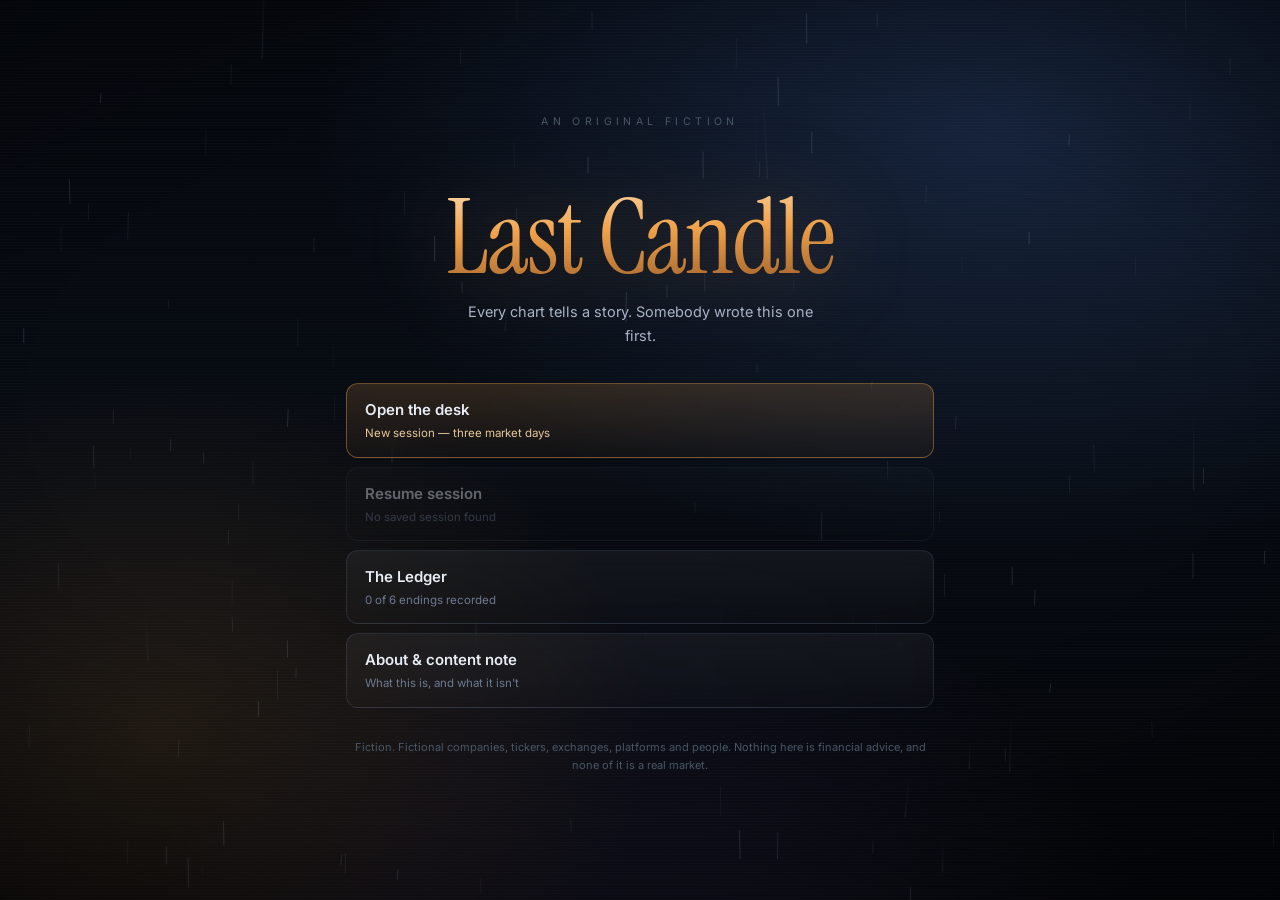
<file: index.html>
<!DOCTYPE html>
<html lang="en">
<head>
<meta charset="utf-8" />
<meta name="viewport" content="width=device-width, initial-scale=1, viewport-fit=cover" />
<title>The Last Candle</title>
<meta name="description" content="A narrative thriller about a retail trader who finds the seams in a coordinated pump. Fiction. Not financial advice." />
<meta name="color-scheme" content="dark" />
<link rel="icon" href="data:image/svg+xml,%3Csvg xmlns='http://www.w3.org/2000/svg' viewBox='0 0 32 32'%3E%3Crect width='32' height='32' rx='7' fill='%230a0e15'/%3E%3Crect x='14' y='6' width='4' height='20' rx='1.5' fill='%23f0a24a'/%3E%3Crect x='11' y='11' width='10' height='10' rx='2' fill='%23ffce8a'/%3E%3C/svg%3E" />
<link rel="preconnect" href="https://fonts.googleapis.com" />
<link rel="preconnect" href="https://fonts.gstatic.com" crossorigin />
<link href="https://fonts.googleapis.com/css2?family=Inter:wght@300;400;500;600;700&family=Instrument+Serif:ital@0;1&family=JetBrains+Mono:wght@400;500;700&display=swap" rel="stylesheet" />
<link rel="stylesheet" href="styles/theme.css" />
<link rel="stylesheet" href="styles/layout.css" />
<link rel="stylesheet" href="styles/components.css" />
<link rel="stylesheet" href="styles/scenes.css" />
</head>
<body>

<canvas id="rain" aria-hidden="true"></canvas>
<div id="cityglow" aria-hidden="true"></div>
<div id="vignette" aria-hidden="true"></div>

<main id="title-screen" class="screen screen--title is-active">
  <div class="title-inner">
    <p class="title-kicker">An original fiction</p>
    <h1 class="title-logo"><span class="title-logo__the">The</span> Last Candle</h1>
    <p class="title-tag">Every chart tells a story. Somebody wrote this one first.</p>
    <nav class="title-menu" aria-label="Main menu">
      <button class="tbtn tbtn--primary" data-menu="new">
        <span class="tbtn__label">Open the desk</span>
        <span class="tbtn__sub">New session — three market days</span>
      </button>
      <button class="tbtn" data-menu="continue" disabled>
        <span class="tbtn__label">Resume session</span>
        <span class="tbtn__sub" id="continue-sub">No saved session found</span>
      </button>
      <button class="tbtn" data-menu="endings">
        <span class="tbtn__label">The Ledger</span>
        <span class="tbtn__sub"><span id="endings-count">0</span> of 6 endings recorded</span>
      </button>
      <button class="tbtn" data-menu="about">
        <span class="tbtn__label">About &amp; content note</span>
        <span class="tbtn__sub">What this is, and what it isn't</span>
      </button>
    </nav>
    <p class="title-note">Fiction. Fictional companies, tickers, exchanges, platforms and people.
      Nothing here is financial advice, and none of it is a real market.</p>
  </div>
</main>

<div id="game-screen" class="screen screen--game" hidden>
  <header class="topbar">
    <button class="iconbtn" id="btn-menu" title="Status" aria-label="Show status panel">
      <svg viewBox="0 0 24 24" aria-hidden="true"><path d="M4 7h16M4 12h16M4 17h16"/></svg>
    </button>
    <div class="topbar__id">
      <span class="brand">THE LAST CANDLE</span>
      <span class="handle">@nightdesk</span>
    </div>
    <div class="clockrail" id="clockrail" aria-label="Market day progress"></div>
    <div class="topbar__right">
      <div class="tapechip">
        <span class="tapechip__sym">MB:HALX</span>
        <span class="tapechip__px" id="tapechip-px">—</span>
        <span class="tapechip__chg" id="tapechip-chg">—</span>
      </div>
      <button class="iconbtn" id="btn-inv" title="Inventory (I)" aria-label="Inventory">
        <svg viewBox="0 0 24 24" aria-hidden="true"><path d="M4 7h16v13H4zM8 7V4h8v3"/></svg>
      </button>
      <button class="iconbtn" id="btn-journal" title="The file (J)" aria-label="Journal">
        <svg viewBox="0 0 24 24" aria-hidden="true"><path d="M5 4h11l3 3v13H5zM9 9h6M9 13h6M9 17h4"/></svg>
      </button>
      <button class="iconbtn" id="btn-settings" title="Settings" aria-label="Settings">
        <svg viewBox="0 0 24 24" aria-hidden="true"><circle cx="12" cy="12" r="3.2"/><path d="M12 3v2.2M12 18.8V21M3 12h2.2M18.8 12H21M5.6 5.6l1.6 1.6M16.8 16.8l1.6 1.6M18.4 5.6l-1.6 1.6M7.2 16.8l-1.6 1.6"/></svg>
      </button>
      <button class="iconbtn" id="btn-audio" title="Ambience" aria-label="Toggle ambience" aria-pressed="false">
        <svg viewBox="0 0 24 24" aria-hidden="true"><path d="M4 9v6h4l5 4V5L8 9H4z"/><path d="M17 9c1 1 1 5 0 6" class="wave"/></svg>
      </button>
    </div>
  </header>

  <div class="deck">
    <aside class="rail rail--left" id="rail-left">
      <section class="panel panel--acct">
        <h2 class="panel__title">Account</h2>
        <div class="acct">
          <div class="acct__equity">
            <span class="acct__label">Equity</span>
            <span class="acct__value" id="hud-capital">$0</span>
            <span class="acct__delta" id="hud-capital-delta"></span>
          </div>
          <div class="acct__pos" id="hud-position">Flat — no open risk</div>
        </div>
        <div class="meters" id="hud-meters"></div>
      </section>

      <section class="panel">
        <h2 class="panel__title">Objective</h2>
        <p class="objective" id="hud-objective"></p>
        <h2 class="panel__title" style="margin-top:14px">Focus</h2>
        <div class="focus" id="hud-focus"></div>
        <p class="focus__hint">Attention is finite. Every look costs one, and it does not carry over.</p>
      </section>

      <section class="panel">
        <h2 class="panel__title">Where you are</h2>
        <div class="locmap" id="locmap"></div>
      </section>

      <section class="panel">
        <h2 class="panel__title">The room around you</h2>
        <ul class="people" id="hud-people"></ul>
      </section>
    </aside>

    <main class="stage" id="stage">
      <div class="stage__scroll" id="stage-scroll">
        <div class="slug" id="scene-slug"></div>
        <article class="prose" id="scene-prose" aria-live="polite"></article>
        <div class="choices" id="scene-choices" role="group" aria-label="Choices"></div>
      </div>
      <div class="stage__fade" aria-hidden="true"></div>
    </main>

    <aside class="rail rail--right" id="rail-right">
      <div class="tabs" role="tablist" aria-label="Desk instruments">
        <button class="tab is-active" role="tab" data-tab="tape" aria-selected="true">Tape</button>
        <button class="tab" role="tab" data-tab="room" aria-selected="false">Room<span class="tab__dot" id="room-dot" hidden></span></button>
        <button class="tab" role="tab" data-tab="board" aria-selected="false">Board<span class="tab__dot" id="board-dot" hidden></span></button>
      </div>

      <section class="panel panel--tape tabpane is-active" id="pane-tape" role="tabpanel">
        <div class="tapehead">
          <div>
            <div class="tapehead__sym">MB:HALX <span>Halcyon Exogrid Inc.</span></div>
            <div class="tapehead__meta">Meridian Board · float 4.1M · simulated</div>
          </div>
          <div class="tapehead__px">
            <div class="tapehead__last" id="tape-last">—</div>
            <div class="tapehead__chg" id="tape-chg">—</div>
          </div>
        </div>
        <canvas id="chart" height="232"></canvas>
        <div class="tapefoot" id="tape-foot"></div>
      </section>

      <section class="panel panel--room tabpane" id="pane-room" role="tabpanel" hidden>
        <div class="roomhead">
          <span class="roomhead__name">#the-candle-room</span>
          <span class="roomhead__count" id="room-count">— online</span>
        </div>
        <div class="chatlog" id="chatlog"></div>
      </section>

      <section class="panel panel--board tabpane" id="pane-board" role="tabpanel" hidden>
        <div class="boardhead">
          <span>Evidence board</span>
          <span class="boardhead__stat" id="board-stat">0 verified</span>
        </div>
        <div class="boardwrap">
          <svg class="boardlines" id="boardlines" aria-hidden="true"></svg>
          <div class="board" id="board"></div>
        </div>
      </section>
    </aside>
  </div>

  <div class="toasts" id="toasts" aria-live="polite"></div>
</div>

<div id="ending-screen" class="screen screen--ending" hidden>
  <div class="ending" id="ending-body"></div>
</div>

<div id="overlay" class="overlay" hidden>
  <div class="overlay__sheet" role="dialog" aria-modal="true" aria-labelledby="overlay-title">
    <button class="overlay__close" id="overlay-close" aria-label="Close">&times;</button>
    <h2 id="overlay-title"></h2>
    <div id="overlay-body"></div>
  </div>
</div>

<script src="src/engine/util.js"></script>
<script src="src/data/cast.js"></script>
<script src="src/data/evidence.js"></script>
<script src="src/data/items.js"></script>
<script src="src/data/locations.js"></script>
<script src="src/engine/state.js"></script>
<script src="src/data/tape.js"></script>
<script src="src/engine/rules.js"></script>
<script src="src/data/roomfeed.js"></script>
<script src="src/data/story-day1.js"></script>
<script src="src/data/story-verify.js"></script>
<script src="src/data/story-day2.js"></script>
<script src="src/data/story-day3.js"></script>
<script src="src/data/endings.js"></script>
<script src="src/ui/audio.js"></script>
<script src="src/ui/rain.js"></script>
<script src="src/ui/chart.js"></script>
<script src="src/ui/room.js"></script>
<script src="src/ui/board.js"></script>
<script src="src/ui/ui.js"></script>
<script src="src/ui/panels.js"></script>
<script src="src/game.js"></script>
</body>
</html>
</file>
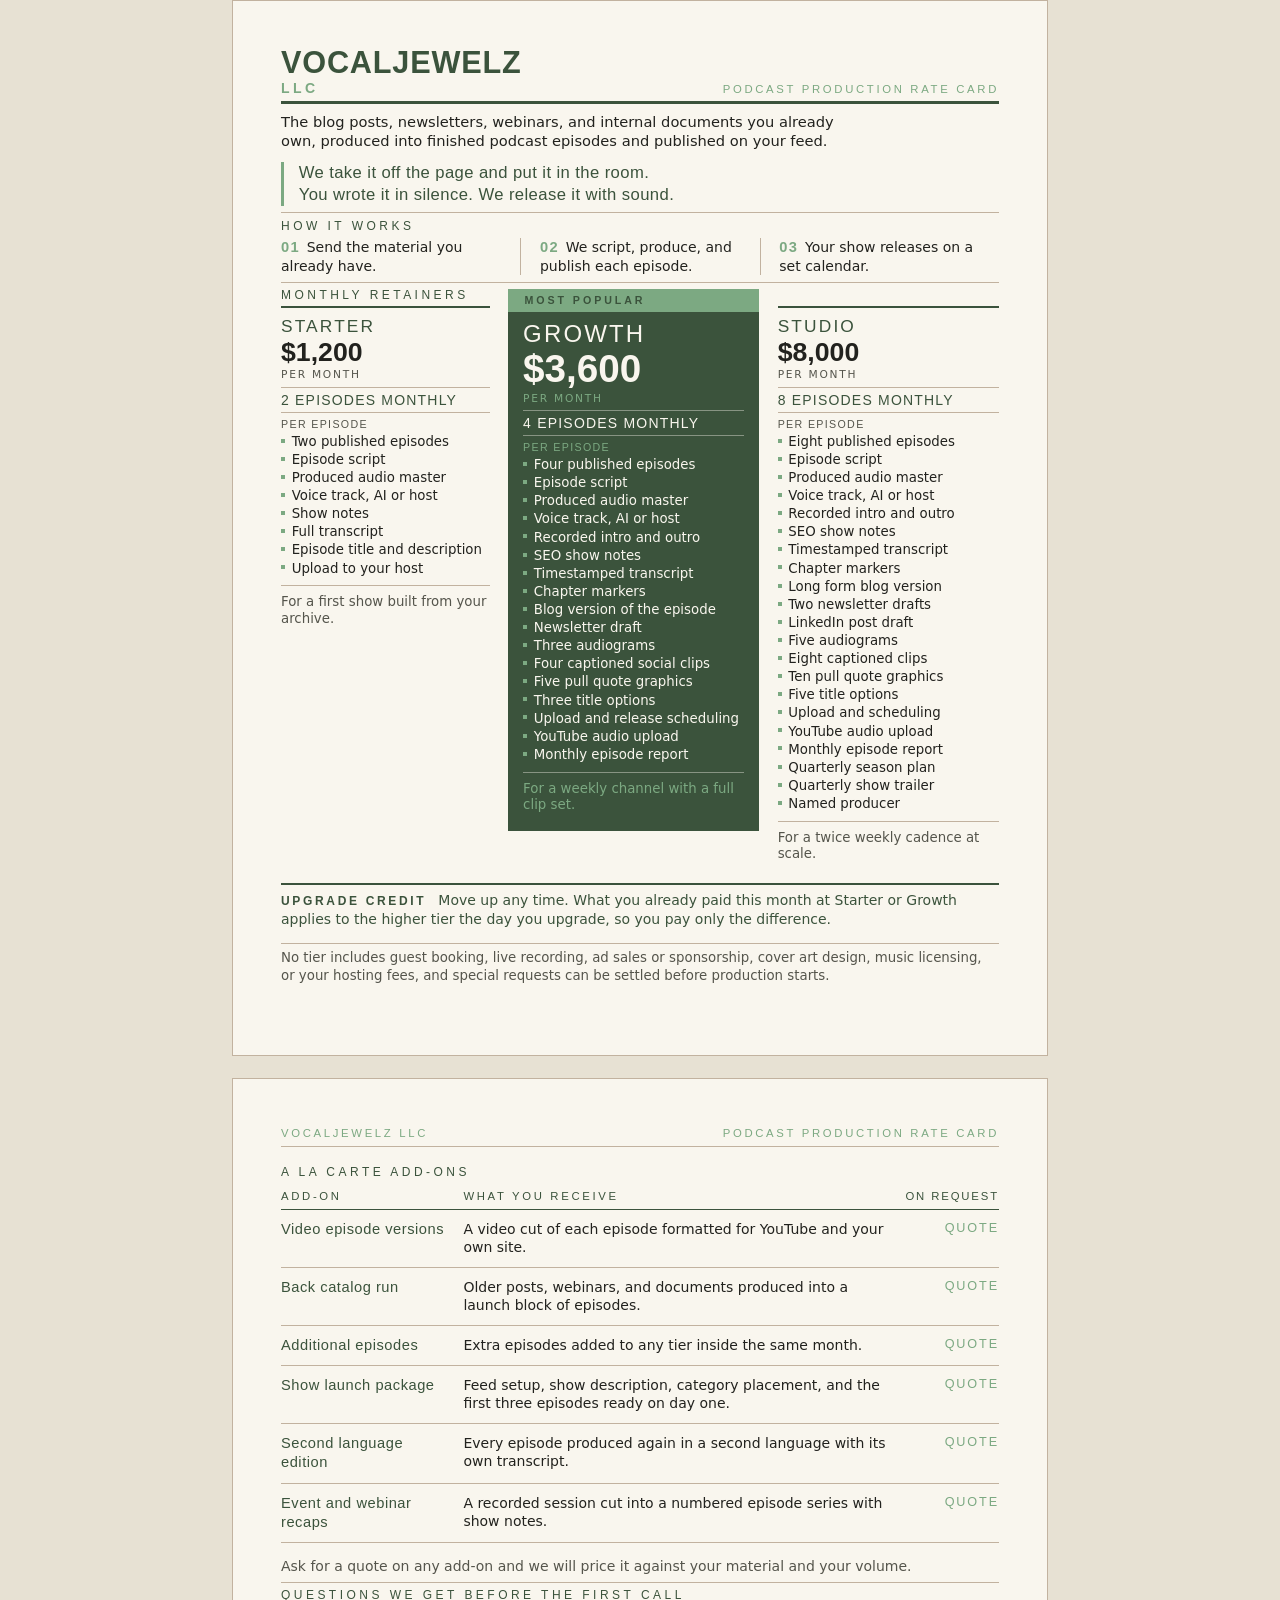
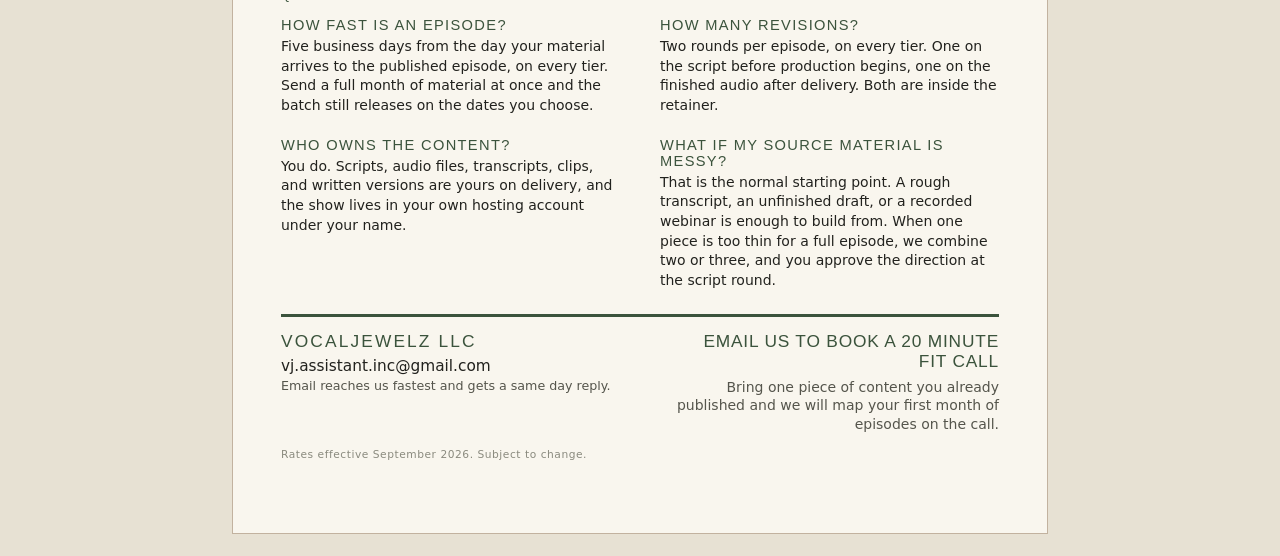
<file: docs/podcast-price-sheet.html>
<!doctype html>
<html lang="en">
<head>
<meta charset="utf-8">
<meta name="viewport" content="width=device-width, initial-scale=1">
<title>VocalJewelz LLC | Podcast Production Rate Card</title>
<style>
  @page { size: Letter portrait; margin: 0.5in; }

  :root{
    --ink:#22221E;
    --ink-soft:#55554C;
    --green:#3B533C;
    --sage:#7CA982;
    --cream:#F9F6EE;
    --tan:#C2B29F;
    --display:'Oswald','Arial Narrow','Roboto Condensed','Helvetica Neue',Helvetica,Arial,sans-serif;
    --body:'Spline Sans',ui-sans-serif,system-ui,-apple-system,'Segoe UI',Roboto,'Helvetica Neue',Arial,sans-serif;
  }

  *{box-sizing:border-box;}
  html,body{
    margin:0;padding:0;
    background:#E7E1D3;
    color:var(--ink);
    font-family:var(--body);
    -webkit-print-color-adjust:exact;
    print-color-adjust:exact;
  }

  .page{
    width:8.5in;
    min-height:11in;
    padding:0.5in;
    margin:0 auto 22px;
    background:var(--cream);
    border:1px solid var(--tan);
    -webkit-print-color-adjust:exact;
    print-color-adjust:exact;
  }

  /* ---------- masthead ---------- */
  .masthead{display:flex;justify-content:space-between;align-items:flex-end;gap:22pt;
    border-bottom:2.5pt solid var(--green);padding-bottom:5pt;}
  .brand{font-family:var(--display);font-weight:600;font-size:23pt;line-height:0.9;
    letter-spacing:0.6pt;text-transform:uppercase;color:var(--green);}
  .brand .suffix{font-size:10.5pt;letter-spacing:2.6pt;color:var(--sage);display:block;margin-top:4pt;}
  .doclabel{font-family:var(--display);font-weight:500;font-size:8.5pt;letter-spacing:2pt;
    text-transform:uppercase;color:var(--sage);text-align:right;white-space:nowrap;}
  .tagline{font-family:var(--display);font-weight:500;font-size:12.5pt;line-height:1.3;
    letter-spacing:0.3pt;color:var(--green);max-width:6.4in;margin:9pt 0 0;
    border-left:2.5pt solid var(--sage);padding-left:11pt;}
  .positioning{font-size:11pt;line-height:1.3;max-width:6.1in;margin:6pt 0 0;color:var(--ink);}

  /* ---------- section headers ---------- */
  .sec-h{font-family:var(--display);font-weight:500;font-size:9pt;letter-spacing:2.6pt;
    text-transform:uppercase;color:var(--green);border-top:0.75pt solid var(--tan);
    padding-top:4pt;margin:5pt 0 0;break-after:avoid;page-break-after:avoid;}

  /* ---------- how it works ---------- */
  .steps{display:grid;grid-template-columns:repeat(3,1fr);margin-top:4pt;}
  .step{padding:0 14pt;border-left:0.75pt solid var(--tan);}
  .step:first-child{padding-left:0;border-left:none;}
  .step .n{font-family:var(--display);font-weight:600;font-size:11pt;letter-spacing:1pt;color:var(--sage);margin-right:5pt;}
  .step p{font-size:10.5pt;line-height:1.3;margin:0;}

  /* ---------- tiers ---------- */
  .tiers{display:grid;grid-template-columns:1fr 1.2fr 1.06fr;gap:14pt;align-items:start;margin-top:3pt;}
  .tier{display:flex;flex-direction:column;background:transparent;border:none;border-top:2pt solid var(--green);padding:7pt 0 0;
    break-inside:avoid;page-break-inside:avoid;-webkit-print-color-adjust:exact;print-color-adjust:exact;}
  .tier.growth{background:var(--green);border-top:none;color:var(--cream);padding:0 0 13pt;margin-top:-13pt;}
  .growth .badge{display:block;background:var(--sage);color:var(--green);font-family:var(--display);
    font-weight:600;font-size:8pt;letter-spacing:2.2pt;text-transform:uppercase;padding:4pt 12pt;}
  .growth .inner{display:flex;flex-direction:column;flex:1 1 auto;padding:8pt 11pt 0;}

  .tier .name{font-family:var(--display);font-weight:500;font-size:13pt;letter-spacing:1.6pt;
    text-transform:uppercase;color:var(--green);line-height:1;}
  .growth .name{color:var(--cream);font-size:18pt;}
  .price{font-family:var(--display);font-weight:600;font-size:20pt;line-height:1;color:var(--ink);margin-top:3pt;}
  .growth .price{font-size:29pt;color:var(--cream);}
  .permo{font-size:8pt;letter-spacing:1.3pt;text-transform:uppercase;color:var(--ink-soft);margin-top:2pt;}
  .growth .permo{color:var(--sage);}
  .vol{font-family:var(--display);font-weight:500;font-size:10.5pt;letter-spacing:0.9pt;text-transform:uppercase;
    color:var(--green);border-top:0.75pt solid var(--tan);border-bottom:0.75pt solid var(--tan);
    padding:3pt 0;margin:4pt 0;}
  .growth .vol{color:var(--cream);border-color:rgba(249,246,238,0.4);}

  .cap{font-family:var(--display);font-weight:500;font-size:8pt;letter-spacing:1pt;
    text-transform:uppercase;color:var(--ink-soft);margin:0 0 3pt;}
  .growth .cap{color:var(--sage);}
  ul.deliv{list-style:none;padding:0;margin:0;}
  ul.deliv li{font-size:10pt;line-height:1.2;padding-left:8pt;margin-bottom:1.6pt;position:relative;}
  ul.deliv li::before{content:"";position:absolute;left:0;top:3.6pt;width:3pt;height:3pt;
    background:var(--sage);-webkit-print-color-adjust:exact;print-color-adjust:exact;}

  .fit{margin-top:5pt;padding-top:6pt;border-top:0.75pt solid var(--tan);
    font-size:10pt;line-height:1.24;color:var(--ink-soft);}
  .growth .fit{border-color:rgba(249,246,238,0.4);color:var(--sage);margin-bottom:0;}

  /* ---------- upgrade credit ---------- */
  .upgrade{border-top:2pt solid var(--green);margin-top:5pt;padding-top:5pt;
    font-size:10.5pt;line-height:1.32;color:var(--green);}
  .upgrade .lbl{font-family:var(--display);font-weight:600;font-size:9pt;letter-spacing:2pt;
    text-transform:uppercase;color:var(--green);margin-right:9pt;}

  /* ---------- exclusions ---------- */
  .excl{font-size:10pt;line-height:1.32;color:var(--ink-soft);border-top:0.75pt solid var(--tan);
    margin-top:4pt;padding-top:4pt;}

  /* ---------- add-ons ---------- */
  table{width:100%;border-collapse:collapse;margin-top:8pt;}
  th{font-family:var(--display);font-weight:500;font-size:8.5pt;letter-spacing:2pt;text-transform:uppercase;
    text-align:left;color:var(--green);border-bottom:1pt solid var(--green);padding:0 0 5pt;}
  th.req{text-align:right;white-space:nowrap;letter-spacing:1.4pt;}
  td{font-size:10.5pt;line-height:1.32;padding:7.5pt 0;border-bottom:0.75pt solid var(--tan);vertical-align:top;}
  td.nm{font-family:var(--display);font-weight:500;font-size:11pt;letter-spacing:0.4pt;color:var(--green);
    width:1.9in;padding-right:14pt;}
  td.req{text-align:right;font-family:var(--display);font-weight:500;font-size:9.5pt;letter-spacing:1.4pt;
    text-transform:uppercase;color:var(--sage);width:1.05in;}
  .table-note{font-size:10.5pt;line-height:1.35;color:var(--ink-soft);margin:10pt 0 0;}

  /* ---------- faq ---------- */
  .faq{display:grid;grid-template-columns:1fr 1fr;gap:16pt 30pt;margin-top:11pt;}
  .faq section{break-inside:avoid;page-break-inside:avoid;}
  .faq h3{font-family:var(--display);font-weight:500;font-size:11pt;letter-spacing:1pt;
    text-transform:uppercase;color:var(--green);margin:0 0 3pt;}
  .faq p{font-size:10.5pt;line-height:1.4;margin:0;}

  /* ---------- footer ---------- */
  .foot{border-top:2.5pt solid var(--green);margin-top:18pt;padding-top:10pt;
    display:flex;justify-content:space-between;align-items:flex-start;gap:26pt;
    break-inside:avoid;page-break-inside:avoid;}
  .foot .who{font-family:var(--display);font-weight:500;font-size:13pt;letter-spacing:1.6pt;
    text-transform:uppercase;color:var(--green);}
  .foot .mail{font-size:11.5pt;margin-top:4pt;color:var(--ink);}
  .foot .best{font-size:9.5pt;color:var(--ink-soft);margin-top:2pt;}
  .cta{text-align:right;max-width:3.4in;}
  .cta .big{font-family:var(--display);font-weight:500;font-size:13pt;line-height:1.2;
    letter-spacing:0.6pt;text-transform:uppercase;color:var(--green);}
  .cta .sub{font-size:10.5pt;line-height:1.35;color:var(--ink-soft);margin-top:4pt;}
  .rates{font-size:8pt;letter-spacing:0.4pt;color:#8A8A7E;margin-top:10pt;}

  .runhead{display:flex;justify-content:space-between;align-items:baseline;
    font-family:var(--display);font-weight:500;font-size:8.5pt;letter-spacing:2pt;
    text-transform:uppercase;color:var(--sage);border-bottom:0.75pt solid var(--tan);
    padding-bottom:5pt;margin:0 0 14pt;}

  /* ---------- print ---------- */
  @media print{
    html,body{background:var(--cream);}
    .page{width:auto;min-height:0;padding:0;margin:0;border:none;}
    .page + .page{break-before:page;page-break-before:always;}
  }

  /* ---------- phone ---------- */
  @media screen and (max-width:700px){
    .page{width:100%;min-height:0;padding:22px 18px;margin-bottom:14px;}
    .masthead{flex-direction:column;align-items:flex-start;gap:10pt;}
    .doclabel{text-align:left;}
    .tagline{font-size:12.5pt;max-width:none;padding-left:9pt;}
    .steps{grid-template-columns:1fr;}
    .step{padding:8pt 0 0;border-left:none;border-top:0.75pt solid var(--tan);margin-top:8pt;}
    .step:first-child{border-top:none;margin-top:0;padding-top:0;}
    .tiers{grid-template-columns:1fr;gap:16pt;}
    .tier.growth{margin-top:0;}
    .faq{grid-template-columns:1fr;}
    .runhead{flex-wrap:wrap;gap:2pt 12pt;letter-spacing:1.4pt;}
    .foot{flex-direction:column;gap:14pt;}
    .cta{text-align:left;max-width:none;}
    td.nm{width:40%;}
    td.req{width:20%;}
  }
</style>
</head>
<body>

<!-- ============================ PAGE 1 ============================ -->
<div class="page">

  <header class="masthead">
    <div class="brand">VocalJewelz<span class="suffix">LLC</span></div>
    <div class="doclabel">Podcast production rate card</div>
  </header>

  <p class="positioning">The blog posts, newsletters, webinars, and internal documents you already own, produced into finished podcast episodes and published on your feed.</p>

  <p class="tagline">We take it off the page and put it in the room.<br>You wrote it in silence. We release it with sound.</p>

  <h2 class="sec-h">How it works</h2>
  <div class="steps">
    <div class="step"><p><span class="n">01</span>Send the material you already have.</p></div>
    <div class="step"><p><span class="n">02</span>We script, produce, and publish each episode.</p></div>
    <div class="step"><p><span class="n">03</span>Your show releases on a set calendar.</p></div>
  </div>

  <h2 class="sec-h">Monthly retainers</h2>
  <div class="tiers">

    <!-- STARTER -->
    <div class="tier">
      <div class="name">Starter</div>
      <div class="price">$1,200</div>
      <div class="permo">Per month</div>
      <div class="vol">2 episodes monthly</div>
      <p class="cap">Per episode</p>
      <ul class="deliv">
        <li>Two published episodes</li>
        <li>Episode script</li>
        <li>Produced audio master</li>
        <li>Voice track, AI or host</li>
        <li>Show notes</li>
        <li>Full transcript</li>
        <li>Episode title and description</li>
        <li>Upload to your host</li>
      </ul>
      <p class="fit">For a first show built from your archive.</p>
    </div>

    <!-- GROWTH -->
    <div class="tier growth">
      <div class="badge">Most popular</div>
      <div class="inner">
        <div class="name">Growth</div>
        <div class="price">$3,600</div>
        <div class="permo">Per month</div>
        <div class="vol">4 episodes monthly</div>
        <p class="cap">Per episode</p>
        <ul class="deliv">
          <li>Four published episodes</li>
          <li>Episode script</li>
          <li>Produced audio master</li>
          <li>Voice track, AI or host</li>
          <li>Recorded intro and outro</li>
          <li>SEO show notes</li>
          <li>Timestamped transcript</li>
          <li>Chapter markers</li>
          <li>Blog version of the episode</li>
          <li>Newsletter draft</li>
          <li>Three audiograms</li>
          <li>Four captioned social clips</li>
          <li>Five pull quote graphics</li>
          <li>Three title options</li>
          <li>Upload and release scheduling</li>
          <li>YouTube audio upload</li>
          <li>Monthly episode report</li>
        </ul>
        <p class="fit">For a weekly channel with a full clip set.</p>
      </div>
    </div>

    <!-- STUDIO -->
    <div class="tier">
      <div class="name">Studio</div>
      <div class="price">$8,000</div>
      <div class="permo">Per month</div>
      <div class="vol">8 episodes monthly</div>
      <p class="cap">Per episode</p>
      <ul class="deliv">
        <li>Eight published episodes</li>
        <li>Episode script</li>
        <li>Produced audio master</li>
        <li>Voice track, AI or host</li>
        <li>Recorded intro and outro</li>
        <li>SEO show notes</li>
        <li>Timestamped transcript</li>
        <li>Chapter markers</li>
        <li>Long form blog version</li>
        <li>Two newsletter drafts</li>
        <li>LinkedIn post draft</li>
        <li>Five audiograms</li>
        <li>Eight captioned clips</li>
        <li>Ten pull quote graphics</li>
        <li>Five title options</li>
        <li>Upload and scheduling</li>
        <li>YouTube audio upload</li>
        <li>Monthly episode report</li>
        <li>Quarterly season plan</li>
        <li>Quarterly show trailer</li>
        <li>Named producer</li>
      </ul>
      <p class="fit">For a twice weekly cadence at scale.</p>
    </div>

  </div>

  <p class="upgrade"><span class="lbl">Upgrade credit</span>Move up any time. What you already paid this month at Starter or Growth applies to the higher tier the day you upgrade, so you pay only the difference.</p>

  <p class="excl">No tier includes guest booking, live recording, ad sales or sponsorship, cover art design, music licensing, or your hosting fees, and special requests can be settled before production starts.</p>

</div>

<!-- ============================ PAGE 2 ============================ -->
<div class="page">

  <div class="runhead"><span>VocalJewelz LLC</span><span>Podcast production rate card</span></div>

  <h2 class="sec-h" style="border-top:none;margin-top:0;padding-top:0;">A la carte add-ons</h2>
  <table>
    <thead>
      <tr>
        <th>Add-on</th>
        <th>What you receive</th>
        <th class="req">On request</th>
      </tr>
    </thead>
    <tbody>
      <tr>
        <td class="nm">Video episode versions</td>
        <td>A video cut of each episode formatted for YouTube and your own site.</td>
        <td class="req">Quote</td>
      </tr>
      <tr>
        <td class="nm">Back catalog run</td>
        <td>Older posts, webinars, and documents produced into a launch block of episodes.</td>
        <td class="req">Quote</td>
      </tr>
      <tr>
        <td class="nm">Additional episodes</td>
        <td>Extra episodes added to any tier inside the same month.</td>
        <td class="req">Quote</td>
      </tr>
      <tr>
        <td class="nm">Show launch package</td>
        <td>Feed setup, show description, category placement, and the first three episodes ready on day one.</td>
        <td class="req">Quote</td>
      </tr>
      <tr>
        <td class="nm">Second language edition</td>
        <td>Every episode produced again in a second language with its own transcript.</td>
        <td class="req">Quote</td>
      </tr>
      <tr>
        <td class="nm">Event and webinar recaps</td>
        <td>A recorded session cut into a numbered episode series with show notes.</td>
        <td class="req">Quote</td>
      </tr>
    </tbody>
  </table>
  <p class="table-note">Ask for a quote on any add-on and we will price it against your material and your volume.</p>

  <h2 class="sec-h">Questions we get before the first call</h2>
  <div class="faq">
    <section>
      <h3>How fast is an episode?</h3>
      <p>Five business days from the day your material arrives to the published episode, on every tier. Send a full month of material at once and the batch still releases on the dates you choose.</p>
    </section>
    <section>
      <h3>How many revisions?</h3>
      <p>Two rounds per episode, on every tier. One on the script before production begins, one on the finished audio after delivery. Both are inside the retainer.</p>
    </section>
    <section>
      <h3>Who owns the content?</h3>
      <p>You do. Scripts, audio files, transcripts, clips, and written versions are yours on delivery, and the show lives in your own hosting account under your name.</p>
    </section>
    <section>
      <h3>What if my source material is messy?</h3>
      <p>That is the normal starting point. A rough transcript, an unfinished draft, or a recorded webinar is enough to build from. When one piece is too thin for a full episode, we combine two or three, and you approve the direction at the script round.</p>
    </section>
  </div>

  <footer class="foot">
    <div>
      <div class="who">VocalJewelz LLC</div>
      <div class="mail">vj.assistant.inc@gmail.com</div>
      <div class="best">Email reaches us fastest and gets a same day reply.</div>
    </div>
    <div class="cta">
      <div class="big">Email us to book a 20 minute fit call</div>
      <div class="sub">Bring one piece of content you already published and we will map your first month of episodes on the call.</div>
    </div>
  </footer>
  <p class="rates">Rates effective September 2026. Subject to change.</p>

</div>

</body>
</html>
</file>
<file: styles/theme.css>
/* ============================================================
   THE LAST CANDLE — theme tokens, reset, atmosphere
   ============================================================ */

:root{
  /* surfaces: a room lit only by monitors */
  --ink-000:#04060a;
  --ink-050:#070b12;
  --ink-100:#0b1119;
  --ink-200:#101822;
  --ink-300:#16202c;
  --line:rgba(150,180,220,.14);
  --line-soft:rgba(150,180,220,.08);

  /* type */
  --text:#e7ecf5;
  --text-2:#a8b4c7;
  --text-3:#6c7a90;
  --text-4:#4a5666;

  /* signal */
  --ember:#f0a24a;         /* the candle */
  --ember-hot:#ffce8a;
  --bid:#3ddc97;
  --ask:#ff5a6a;
  --data:#6fd3ff;
  --violet:#a98bff;
  --warn:#ffd166;

  --glass:rgba(255,255,255,.035);
  --glass-2:rgba(255,255,255,.055);
  --shadow-lg:0 30px 80px -30px rgba(0,0,0,.9), 0 2px 0 rgba(255,255,255,.03) inset;
  --shadow-sm:0 10px 30px -18px rgba(0,0,0,.9);

  --r-sm:8px; --r-md:12px; --r-lg:18px; --r-xl:26px;

  --sans:"Inter",-apple-system,BlinkMacSystemFont,"Segoe UI",Roboto,Helvetica,Arial,sans-serif;
  --serif:"Instrument Serif",Georgia,"Times New Roman",serif;
  --mono:"JetBrains Mono",ui-monospace,SFMono-Regular,Menlo,Consolas,monospace;

  --rail-l:300px;
  --rail-r:376px;
  --top-h:56px;
}

*,*::before,*::after{box-sizing:border-box}
html,body{height:100%}
body{
  margin:0;
  /* the ground is painted on the body itself so the page never borrows the host's */
  background:
    radial-gradient(1100px 700px at 78% 14%, rgba(58,96,160,.22), transparent 62%),
    radial-gradient(760px 560px at 12% 82%, rgba(240,162,74,.10), transparent 66%),
    var(--ink-000);
  color:var(--text);
  font-family:var(--sans);
  font-size:15px;
  line-height:1.6;
  -webkit-font-smoothing:antialiased;
  text-rendering:optimizeLegibility;
  overflow:hidden;
}
h1,h2,h3,h4{margin:0;font-weight:600;letter-spacing:-.01em}
p{margin:0 0 1em}
button{font:inherit;color:inherit;background:none;border:0;cursor:pointer}
ul{margin:0;padding:0;list-style:none}
svg{fill:none;stroke:currentColor;stroke-width:1.7;stroke-linecap:round;stroke-linejoin:round}
::selection{background:rgba(240,162,74,.3)}

/* --- ambience layers ------------------------------------------------ */
#rain{position:fixed;inset:0;width:100%;height:100%;z-index:0;opacity:.55;pointer-events:none}
#cityglow{
  position:fixed;inset:0;z-index:-1;pointer-events:none;
  background:
    radial-gradient(1100px 700px at 78% 14%, rgba(58,96,160,.30), transparent 62%),
    radial-gradient(760px 560px at 12% 82%, rgba(240,162,74,.13), transparent 66%),
    radial-gradient(900px 900px at 50% 120%, rgba(169,139,255,.10), transparent 60%),
    linear-gradient(180deg,#05080e 0%, #070b12 45%, #04060a 100%);
}
#vignette{
  position:fixed;inset:0;z-index:1;pointer-events:none;
  background:
    radial-gradient(120% 90% at 50% 45%, transparent 40%, rgba(0,0,0,.62) 100%),
    repeating-linear-gradient(0deg, rgba(255,255,255,.014) 0 1px, transparent 1px 3px);
  mix-blend-mode:normal;
}
body.is-tense #cityglow{background:
    radial-gradient(1100px 700px at 78% 14%, rgba(160,58,74,.26), transparent 62%),
    radial-gradient(760px 560px at 12% 82%, rgba(240,162,74,.16), transparent 66%),
    linear-gradient(180deg,#0a0609 0%, #0b0810 45%, #04060a 100%);}
#cityglow{transition:background 2.4s ease}

/* --- scaffolding ---------------------------------------------------- */
.screen{position:fixed;inset:0;z-index:2;display:none}
.screen.is-active{display:block}
.screen--game.is-active{display:grid;grid-template-rows:var(--top-h) 1fr}

/* --- scrollbars ----------------------------------------------------- */
*{scrollbar-width:thin;scrollbar-color:rgba(150,180,220,.22) transparent}
*::-webkit-scrollbar{width:9px;height:9px}
*::-webkit-scrollbar-thumb{background:rgba(150,180,220,.20);border-radius:99px;border:2px solid transparent;background-clip:content-box}
*::-webkit-scrollbar-thumb:hover{background:rgba(150,180,220,.34);background-clip:content-box}
*::-webkit-scrollbar-track{background:transparent}

/* --- utility -------------------------------------------------------- */
.mono{font-family:var(--mono);font-variant-numeric:tabular-nums}
.up{color:var(--bid)} .down{color:var(--ask)} .em{color:var(--ember)}
.visually-hidden{position:absolute;width:1px;height:1px;overflow:hidden;clip:rect(0 0 0 0);white-space:nowrap}

@media (prefers-reduced-motion: reduce){
  *,*::before,*::after{animation-duration:.001ms !important;animation-iteration-count:1 !important;transition-duration:.001ms !important}
  #rain{opacity:.25}
}
</file>
<file: styles/layout.css>
/* ============================================================
   Layout — the desk: two rails and a stage
   ============================================================ */

.topbar{
  position:relative;z-index:5;
  display:flex;align-items:center;gap:16px;
  height:var(--top-h);padding:0 14px;
  background:linear-gradient(180deg, rgba(10,15,22,.92), rgba(8,12,18,.72));
  border-bottom:1px solid var(--line);
  backdrop-filter:blur(18px) saturate(1.2);
  -webkit-backdrop-filter:blur(18px) saturate(1.2);
}
.topbar__id{display:flex;flex-direction:column;line-height:1.15;min-width:0}
.brand{font-size:10.5px;letter-spacing:.22em;color:var(--text-3);font-weight:600}
.handle{font-family:var(--mono);font-size:12px;color:var(--ember)}
.topbar__right{margin-left:auto;display:flex;align-items:center;gap:10px}

.deck{
  position:relative;z-index:2;
  display:grid;
  grid-template-columns:var(--rail-l) minmax(0,1fr) var(--rail-r);
  gap:14px;padding:14px;
  min-height:0;overflow:hidden;
}
.rail{display:flex;flex-direction:column;gap:12px;min-height:0;overflow-y:auto;overflow-x:hidden;padding-right:2px}
.rail--right{overflow:hidden}

.stage{position:relative;min-height:0;display:flex;flex-direction:column}
.stage__scroll{
  flex:1;min-height:0;overflow-y:auto;
  padding:34px clamp(18px,4vw,64px) 90px;
  scroll-behavior:smooth;
}
.stage__fade{
  position:absolute;left:0;right:0;bottom:0;height:90px;pointer-events:none;
  background:linear-gradient(180deg,transparent,rgba(4,6,10,.85));
}

/* right rail internals fill height */
.panel--tape,.panel--room,.panel--board{min-height:0}
.panel--room{flex:1;display:flex;flex-direction:column}
.panel--board{flex:1;display:flex;flex-direction:column}
.tabpane.is-active{display:flex;flex-direction:column;flex:1;min-height:0}
.tabpane{display:none}

/* ---------- responsive ---------- */
@media (max-width:1420px){ :root{--rail-l:266px;--rail-r:340px} }

@media (max-width:1180px){
  .deck{grid-template-columns:minmax(0,1fr) var(--rail-r)}
  .rail--left{
    position:fixed;left:0;top:var(--top-h);bottom:0;width:290px;z-index:20;
    background:rgba(7,11,18,.96);backdrop-filter:blur(20px);
    padding:14px;border-right:1px solid var(--line);
    transform:translateX(-101%);transition:transform .32s cubic-bezier(.2,.8,.2,1);
  }
  body.left-open .rail--left{transform:none;box-shadow:var(--shadow-lg)}
}

@media (max-width:880px){
  body{font-size:14.5px}
  .deck{grid-template-columns:minmax(0,1fr);grid-template-rows:minmax(0,1fr) auto;padding:10px;gap:10px}
  .rail--right{
    max-height:44vh;
  }
  .stage__scroll{padding:22px 16px 70px}
  .clockrail{display:none}
}
@media (max-width:560px){
  :root{--top-h:52px}
  .topbar{gap:10px;padding:0 10px}
  .tapechip__sym{display:none}
}
</file>
<file: styles/components.css>
/* ============================================================
   Components
   ============================================================ */

.panel{
  position:relative;
  background:linear-gradient(180deg, rgba(255,255,255,.045), rgba(255,255,255,.018));
  border:1px solid var(--line);border-radius:var(--r-lg);
  padding:14px;box-shadow:var(--shadow-sm);
  backdrop-filter:blur(14px) saturate(1.15);
  -webkit-backdrop-filter:blur(14px) saturate(1.15);
}
.panel::before{
  content:"";position:absolute;inset:0;border-radius:inherit;pointer-events:none;
  background:linear-gradient(180deg,rgba(255,255,255,.07),transparent 40%);
  mix-blend-mode:overlay;
}
.panel__title{
  font-size:10px;letter-spacing:.2em;text-transform:uppercase;
  color:var(--text-3);font-weight:600;margin-bottom:10px;
}

/* ---------- icon buttons ---------- */
.iconbtn{
  width:34px;height:34px;display:grid;place-items:center;border-radius:10px;
  color:var(--text-2);border:1px solid transparent;transition:.18s;
}
.iconbtn svg{width:19px;height:19px}
.iconbtn:hover{background:var(--glass-2);color:var(--text);border-color:var(--line)}
.iconbtn[aria-pressed="false"] .wave{opacity:.25}
#btn-menu{display:none}
@media (max-width:1180px){ #btn-menu{display:grid} }

/* ---------- clock rail ---------- */
.clockrail{display:flex;align-items:center;gap:2px;margin:0 auto}
.crseg{
  display:flex;align-items:center;gap:7px;padding:5px 11px;border-radius:99px;
  font-size:10.5px;letter-spacing:.13em;text-transform:uppercase;color:var(--text-4);
  border:1px solid transparent;white-space:nowrap;transition:.3s;
}
.crseg__dot{width:5px;height:5px;border-radius:99px;background:currentColor;opacity:.5}
.crseg.is-done{color:var(--text-3)}
.crseg.is-now{
  color:var(--ember-hot);border-color:rgba(240,162,74,.36);
  background:radial-gradient(120% 200% at 50% 120%, rgba(240,162,74,.20), transparent 70%);
  box-shadow:0 0 22px -6px rgba(240,162,74,.5);
}
.crseg.is-now .crseg__dot{opacity:1;animation:pulse 2.2s ease-in-out infinite}
@keyframes pulse{0%,100%{opacity:1;transform:scale(1)}50%{opacity:.35;transform:scale(.7)}}
.crday{font-family:var(--mono);font-size:10px;color:var(--text-3);margin-right:10px;letter-spacing:.1em}

/* ---------- tape chip ---------- */
.tapechip{
  display:flex;align-items:baseline;gap:8px;padding:6px 12px;border-radius:99px;
  border:1px solid var(--line);background:rgba(0,0,0,.32);font-family:var(--mono);font-size:12px;
}
.tapechip__sym{color:var(--text-3);letter-spacing:.08em}
.tapechip__px{color:var(--text);font-weight:500}
.tapechip__chg{font-size:11px}

/* ---------- account ---------- */
.acct__equity{display:flex;align-items:baseline;gap:8px;flex-wrap:wrap}
.acct__label{font-size:10px;letter-spacing:.16em;text-transform:uppercase;color:var(--text-4)}
.acct__value{font-family:var(--mono);font-size:25px;font-weight:500;letter-spacing:-.02em;width:100%;line-height:1.15}
.acct__delta{font-family:var(--mono);font-size:11.5px}
.acct__pos{
  margin-top:8px;padding:7px 10px;border-radius:var(--r-sm);
  background:rgba(0,0,0,.28);border:1px solid var(--line-soft);
  font-family:var(--mono);font-size:11px;color:var(--text-2);
}
.acct__pos.is-hot{border-color:rgba(255,90,106,.35);color:#ffb3ba;background:rgba(255,90,106,.07)}

/* ---------- meters ---------- */
.meters{margin-top:14px;display:flex;flex-direction:column;gap:11px}
.meter__head{display:flex;justify-content:space-between;align-items:baseline;margin-bottom:5px}
.meter__name{font-size:11.5px;color:var(--text-2);letter-spacing:.02em}
.meter__val{font-family:var(--mono);font-size:11px;color:var(--text-3)}
.meter__track{height:5px;border-radius:99px;background:rgba(255,255,255,.07);overflow:hidden;position:relative}
.meter__fill{height:100%;border-radius:99px;transition:width .7s cubic-bezier(.2,.8,.2,1), background .4s}
.meter__fill--integrity{background:linear-gradient(90deg,#2f9e73,var(--bid))}
.meter__fill--cred{background:linear-gradient(90deg,#3f7fbf,var(--data))}
.meter__fill--stress{background:linear-gradient(90deg,#c46a3a,var(--ask))}
.meter.is-low .meter__fill{background:linear-gradient(90deg,#7a2530,var(--ask))}
.meter__note{font-size:10.5px;color:var(--text-4);margin-top:3px}
.meter.flash{animation:flashrow .9s ease}
@keyframes flashrow{0%{background:rgba(240,162,74,.16)}100%{background:transparent}}

/* ---------- people ---------- */
.people{display:flex;flex-direction:column;gap:9px}
.person{display:flex;gap:10px;align-items:center}
.avatar{
  width:34px;height:34px;flex:0 0 34px;border-radius:11px;display:grid;place-items:center;
  font-family:var(--mono);font-size:12px;font-weight:700;letter-spacing:.02em;
  border:1px solid rgba(255,255,255,.14);color:#0a0e15;position:relative;overflow:hidden;
}
.avatar::after{content:"";position:absolute;inset:0;background:linear-gradient(150deg,rgba(255,255,255,.4),transparent 60%)}
.person__body{flex:1;min-width:0}
.person__name{font-size:12.5px;font-weight:500;display:flex;justify-content:space-between;gap:6px}
.person__role{font-size:10.5px;color:var(--text-4);white-space:nowrap;overflow:hidden;text-overflow:ellipsis}
.person__track{height:3px;border-radius:99px;background:rgba(255,255,255,.07);margin-top:5px;overflow:hidden}
.person__fill{height:100%;border-radius:99px;transition:width .7s cubic-bezier(.2,.8,.2,1)}
.person__tag{font-family:var(--mono);font-size:9.5px;color:var(--text-4)}

/* ---------- focus pips ---------- */
.focus{display:flex;gap:7px;align-items:center;flex-wrap:wrap}
.pip{
  width:26px;height:34px;border-radius:6px;position:relative;
  background:rgba(255,255,255,.05);border:1px solid var(--line-soft);
  transition:.3s;
}
.pip.is-lit{
  background:linear-gradient(180deg,rgba(240,162,74,.85),rgba(240,162,74,.25));
  border-color:rgba(240,162,74,.5);
  box-shadow:0 0 20px -4px rgba(240,162,74,.8), inset 0 -6px 10px -6px rgba(255,206,138,.9);
}
.pip.is-lit::after{
  content:"";position:absolute;left:50%;top:-7px;width:5px;height:9px;border-radius:50% 50% 40% 40%;
  transform:translateX(-50%);background:radial-gradient(circle at 50% 70%,#fff2d0,#f0a24a 60%,transparent 72%);
  animation:flicker 2.6s ease-in-out infinite;
}
@keyframes flicker{0%,100%{opacity:.95;transform:translateX(-50%) scaleY(1)}45%{opacity:.7;transform:translateX(-50%) scaleY(.82)}70%{opacity:1;transform:translateX(-50%) scaleY(1.1)}}
.focus__hint{font-size:10.5px;color:var(--text-4);margin:9px 0 0}

/* ---------- tabs ---------- */
.tabs{display:flex;gap:4px;padding:4px;border-radius:99px;border:1px solid var(--line);background:rgba(0,0,0,.3)}
.tab{
  flex:1;padding:7px 8px;border-radius:99px;font-size:11.5px;letter-spacing:.09em;
  text-transform:uppercase;color:var(--text-3);font-weight:500;transition:.2s;position:relative;
}
.tab:hover{color:var(--text)}
.tab.is-active{background:var(--glass-2);color:var(--text);box-shadow:0 1px 0 rgba(255,255,255,.06) inset}
.tab__dot{
  position:absolute;top:5px;right:9px;width:6px;height:6px;border-radius:99px;background:var(--ember);
  box-shadow:0 0 10px var(--ember);animation:pulse 1.8s infinite;
}

/* ---------- tape ---------- */
.tapehead{display:flex;justify-content:space-between;align-items:flex-start;gap:10px;margin-bottom:8px}
.tapehead__sym{font-family:var(--mono);font-size:13px;letter-spacing:.06em}
.tapehead__sym span{color:var(--text-4);font-family:var(--sans);letter-spacing:0;font-size:11px}
.tapehead__meta{font-size:10.5px;color:var(--text-4);margin-top:2px}
.tapehead__px{text-align:right}
.tapehead__last{font-family:var(--mono);font-size:19px}
.tapehead__chg{font-family:var(--mono);font-size:11.5px}
#chart{width:100%;height:240px;display:block;border-radius:var(--r-md);background:rgba(0,0,0,.26);border:1px solid var(--line-soft)}
.tapefoot{margin-top:9px;font-size:11px;color:var(--text-3);line-height:1.5;min-height:34px}
.tapefoot b{color:var(--text-2);font-weight:500}

/* ---------- room / chat ---------- */
.roomhead{display:flex;justify-content:space-between;align-items:baseline;margin-bottom:8px}
.roomhead__name{font-family:var(--mono);font-size:12px;color:var(--text-2)}
.roomhead__count{font-size:10.5px;color:var(--text-4)}
.chatlog{flex:1;min-height:0;overflow-y:auto;display:flex;flex-direction:column;gap:9px;padding-right:4px}
.msg{display:flex;gap:8px;animation:msgin .34s cubic-bezier(.2,.8,.2,1)}
@keyframes msgin{from{opacity:0;transform:translateY(7px)}to{opacity:1;transform:none}}
.msg__av{width:24px;height:24px;flex:0 0 24px;border-radius:8px;display:grid;place-items:center;font-family:var(--mono);font-size:9.5px;font-weight:700;color:#0a0e15}
.msg__body{min-width:0;flex:1}
.msg__who{font-size:11px;font-weight:600;display:flex;gap:6px;align-items:baseline}
.msg__time{font-family:var(--mono);font-size:9.5px;color:var(--text-4);font-weight:400}
.msg__txt{font-size:12.5px;color:var(--text-2);line-height:1.5;word-wrap:break-word;overflow-wrap:anywhere}
.msg--mod .msg__who{color:var(--ember)}
.msg--sys{justify-content:center}
.msg--sys .msg__txt{font-size:10.5px;color:var(--text-4);text-align:center;font-family:var(--mono);letter-spacing:.05em}
.msg--dm{border-left:2px solid var(--violet);padding-left:8px;margin-left:2px}
.msg--anon .msg__av{background:#1b2230;color:var(--violet);border:1px solid rgba(169,139,255,.4)}
.msg--anon .msg__who{color:var(--violet);font-family:var(--mono);letter-spacing:.06em}

/* ---------- evidence board ---------- */
.boardhead{display:flex;justify-content:space-between;align-items:baseline;font-size:10px;letter-spacing:.2em;text-transform:uppercase;color:var(--text-3);margin-bottom:10px}
.boardhead__stat{font-family:var(--mono);letter-spacing:.06em;color:var(--ember)}
.boardwrap{position:relative;flex:1;min-height:0;overflow-y:auto;padding:4px}
.boardlines{position:absolute;inset:0;width:100%;height:100%;pointer-events:none;z-index:0;overflow:visible}
.boardlines line{stroke:rgba(255,90,106,.34);stroke-width:1.2;stroke-dasharray:3 4}
.board{position:relative;z-index:1;display:flex;flex-direction:column;gap:9px}
.ecard{
  position:relative;padding:10px 11px;border-radius:var(--r-md);
  background:linear-gradient(180deg,rgba(255,255,255,.06),rgba(255,255,255,.02));
  border:1px solid var(--line);cursor:default;
  animation:pinin .4s cubic-bezier(.2,.9,.3,1.2);
}
@keyframes pinin{from{opacity:0;transform:translateY(10px) rotate(-1.4deg) scale(.96)}to{opacity:1;transform:none}}
.ecard__pin{position:absolute;top:-4px;left:12px;width:8px;height:8px;border-radius:99px;background:var(--ask);box-shadow:0 0 10px rgba(255,90,106,.7)}
.ecard__code{font-family:var(--mono);font-size:9.5px;color:var(--text-4);letter-spacing:.1em}
.ecard__name{font-size:12.5px;font-weight:600;margin:2px 0 3px}
.ecard__desc{font-size:11px;color:var(--text-3);line-height:1.45}
.ecard__foot{display:flex;justify-content:space-between;align-items:center;margin-top:7px;gap:8px}
.ecard__status{font-family:var(--mono);font-size:9.5px;letter-spacing:.1em;text-transform:uppercase;padding:2px 7px;border-radius:99px;border:1px solid currentColor}
.st-held{color:var(--warn)}
.st-verified{color:var(--bid)}
.st-debunked{color:var(--ask);text-decoration:line-through}
.ecard.is-verified{border-color:rgba(61,220,151,.34);background:linear-gradient(180deg,rgba(61,220,151,.09),rgba(255,255,255,.02))}
.ecard.is-verified .ecard__pin{background:var(--bid);box-shadow:0 0 10px rgba(61,220,151,.7)}
.ecard.is-debunked{opacity:.55;filter:grayscale(.5)}
.board__empty{font-size:11.5px;color:var(--text-4);line-height:1.6;padding:14px 4px}

/* ---------- toasts ---------- */
.toasts{position:fixed;right:18px;bottom:18px;z-index:40;display:flex;flex-direction:column;gap:8px;align-items:flex-end;pointer-events:none}
.toast{
  padding:9px 14px;border-radius:99px;font-size:12px;
  background:rgba(12,18,26,.94);border:1px solid var(--line);
  box-shadow:var(--shadow-lg);backdrop-filter:blur(10px);
  animation:toastin .34s cubic-bezier(.2,.8,.2,1);max-width:min(380px,80vw);
}
.toast b{font-weight:600}
.toast--good{border-color:rgba(61,220,151,.4);color:#b8f0d6}
.toast--bad{border-color:rgba(255,90,106,.4);color:#ffc3c8}
.toast--info{border-color:rgba(111,211,255,.35);color:#c6e9ff}
.toast--ember{border-color:rgba(240,162,74,.45);color:#ffdcae}
@keyframes toastin{from{opacity:0;transform:translateX(24px)}to{opacity:1;transform:none}}
.toast.is-out{opacity:0;transform:translateX(24px);transition:.4s}

/* ---------- objective ---------- */
.objective{font-size:12.5px;color:var(--text-2);line-height:1.55;margin:0}

/* ---------- location map ---------- */
.locmap{display:flex;flex-direction:column;gap:4px}
.loc{
  display:flex;align-items:center;gap:9px;padding:8px 10px;border-radius:var(--r-sm);
  border:1px solid transparent;font-size:12.5px;color:var(--text-2);transition:.18s;text-align:left;width:100%;
}
.loc:hover:not(:disabled){background:var(--glass-2);color:var(--text);border-color:var(--line)}
.loc__dot{width:8px;height:8px;border-radius:99px;border:1.5px solid;flex:0 0 8px}
.loc__name{flex:1;white-space:nowrap;overflow:hidden;text-overflow:ellipsis}
.loc__lock{font-size:10px;opacity:.5}
.loc.is-here{background:rgba(240,162,74,.12);border-color:rgba(240,162,74,.34);color:var(--ember-hot);cursor:default}
.loc.is-locked{opacity:.4;cursor:not-allowed}

/* ---------- ori gets a colour of his own ---------- */
.msg--ori .msg__who{color:#8fa3bd}
.msg--ori .msg__txt{color:#c3cfe0}

/* ---------- settings ---------- */
.setrow{display:flex;gap:8px;flex-wrap:wrap;margin:10px 0 4px}
.setbtn{
  padding:8px 14px;border-radius:99px;border:1px solid var(--line);font-size:12.5px;
  background:rgba(255,255,255,.04);color:var(--text-2);transition:.18s;text-transform:capitalize;
}
.setbtn:hover{border-color:rgba(240,162,74,.45);color:var(--text)}
.setbtn.is-on{background:rgba(240,162,74,.18);border-color:rgba(240,162,74,.5);color:var(--ember-hot)}
</file>
<file: styles/scenes.css>
/* ============================================================
   Title, stage prose, choices, endings, overlay
   ============================================================ */

/* ---------------- title ---------------- */
.screen--title{display:none;place-items:center;overflow-y:auto}
.screen--title.is-active{display:grid}
.title-inner{max-width:640px;padding:52px 26px;text-align:center;animation:titlein 1.4s cubic-bezier(.2,.8,.2,1)}
@keyframes titlein{from{opacity:0;transform:translateY(18px)}to{opacity:1;transform:none}}
.title-kicker{font-size:10.5px;letter-spacing:.42em;text-transform:uppercase;color:var(--text-4);margin-bottom:16px}
.title-logo{
  font-family:var(--serif);font-weight:400;font-size:clamp(52px,11vw,104px);line-height:.92;
  letter-spacing:-.02em;margin-bottom:14px;
  background:linear-gradient(178deg,#fff6e6 8%,#f0a24a 58%,#8a4f22 108%);
  -webkit-background-clip:text;background-clip:text;color:transparent;
  filter:drop-shadow(0 0 44px rgba(240,162,74,.30));
}
.title-logo__the{display:block;font-size:.36em;letter-spacing:.34em;font-style:italic;opacity:.75;margin-bottom:.24em}
.title-tag{font-size:14.5px;color:var(--text-2);max-width:26em;margin:0 auto 34px;line-height:1.7}
.title-menu{display:flex;flex-direction:column;gap:9px;text-align:left}
.tbtn{
  padding:14px 18px;border-radius:var(--r-md);border:1px solid var(--line);
  background:linear-gradient(180deg,rgba(255,255,255,.05),rgba(255,255,255,.015));
  transition:.22s cubic-bezier(.2,.8,.2,1);display:flex;flex-direction:column;gap:2px;
  backdrop-filter:blur(10px);
}
.tbtn:hover:not(:disabled){transform:translateY(-2px);border-color:rgba(240,162,74,.42);box-shadow:0 16px 40px -22px rgba(240,162,74,.9)}
.tbtn:disabled{opacity:.4;cursor:not-allowed}
.tbtn__label{font-size:15px;font-weight:600}
.tbtn__sub{font-size:11.5px;color:var(--text-3)}
.tbtn--primary{border-color:rgba(240,162,74,.4);background:linear-gradient(180deg,rgba(240,162,74,.17),rgba(240,162,74,.04))}
.tbtn--primary .tbtn__sub{color:#e6c79b}
.title-note{margin-top:30px;font-size:11px;color:var(--text-4);line-height:1.7}

/* ---------------- stage prose ---------------- */
.slug{
  display:flex;align-items:center;gap:12px;flex-wrap:wrap;
  font-family:var(--mono);font-size:10.5px;letter-spacing:.2em;text-transform:uppercase;
  color:var(--text-4);margin-bottom:22px;
}
.slug__rule{flex:1;height:1px;background:linear-gradient(90deg,var(--line),transparent);min-width:24px}
.slug__clock{color:var(--ember)}

.prose{max-width:70ch;margin:0 auto;font-size:16.5px;line-height:1.78;color:var(--text)}
.prose p{margin:0 0 1.05em;color:var(--text-2)}
.prose p.lede{font-family:var(--serif);font-size:22px;line-height:1.5;color:var(--text);margin-bottom:1em}
.prose em{color:var(--text);font-style:italic}
.prose .beat{
  margin:1.4em 0;padding-left:16px;border-left:2px solid rgba(240,162,74,.4);
  color:var(--text-2);font-style:italic;
}
.line{
  display:grid;grid-template-columns:auto 1fr;gap:12px;align-items:start;
  margin:0 0 1.1em;
}
.line__av{
  width:32px;height:32px;border-radius:10px;display:grid;place-items:center;
  font-family:var(--mono);font-size:11px;font-weight:700;color:#0a0e15;margin-top:3px;
  position:relative;overflow:hidden;border:1px solid rgba(255,255,255,.14);
}
.line__av::after{content:"";position:absolute;inset:0;background:linear-gradient(150deg,rgba(255,255,255,.35),transparent 60%)}
.line__who{font-size:11px;letter-spacing:.14em;text-transform:uppercase;color:var(--text-3);margin-bottom:1px}
.line__txt{color:var(--text);font-size:16.5px}
.line--anon .line__who{color:var(--violet)}
.line--anon .line__txt{font-family:var(--mono);font-size:14.5px;color:#d9d0ff;line-height:1.65}
.line--you .line__who{color:var(--ember)}

.sysbox{
  margin:1.4em 0;padding:13px 15px;border-radius:var(--r-md);
  border:1px solid var(--line);background:rgba(0,0,0,.3);
  font-family:var(--mono);font-size:12.5px;line-height:1.65;color:var(--data);
}
.sysbox b{color:var(--text);font-weight:500}
.sysbox--doc{color:var(--text-2);border-left:3px solid var(--data)}
.sysbox--alert{color:#ffc3c8;border-color:rgba(255,90,106,.35);background:rgba(255,90,106,.06)}

.prose .fadein{animation:fadeline .55s ease both}
@keyframes fadeline{from{opacity:0;transform:translateY(9px)}to{opacity:1;transform:none}}

/* ---------------- choices ---------------- */
.choices{max-width:70ch;margin:34px auto 0;display:flex;flex-direction:column;gap:10px}
.choices__head{
  font-family:var(--mono);font-size:10px;letter-spacing:.24em;text-transform:uppercase;
  color:var(--text-4);margin-bottom:2px;display:flex;align-items:center;gap:10px;
}
.choices__head::after{content:"";flex:1;height:1px;background:linear-gradient(90deg,var(--line),transparent)}
.choice{
  position:relative;display:block;width:100%;text-align:left;
  padding:14px 16px 14px 20px;border-radius:var(--r-md);
  border:1px solid var(--line);
  background:linear-gradient(180deg,rgba(255,255,255,.045),rgba(255,255,255,.012));
  transition:.2s cubic-bezier(.2,.8,.2,1);
}
.choice::before{
  content:"";position:absolute;left:0;top:12px;bottom:12px;width:2px;border-radius:99px;
  background:var(--text-4);transition:.2s;
}
.choice:hover:not(:disabled){transform:translateX(3px);border-color:rgba(255,255,255,.22);background:linear-gradient(180deg,rgba(255,255,255,.08),rgba(255,255,255,.02))}
.choice:hover:not(:disabled)::before{top:6px;bottom:6px}
.choice:focus-visible{outline:2px solid var(--ember);outline-offset:2px}
.choice__label{font-size:15px;font-weight:500;line-height:1.45}
.choice__detail{font-size:12px;color:var(--text-3);margin-top:3px;line-height:1.55}
.choice__meta{display:flex;gap:8px;align-items:center;margin-top:8px;flex-wrap:wrap}
.chip{
  font-family:var(--mono);font-size:9.5px;letter-spacing:.1em;text-transform:uppercase;
  padding:2px 8px;border-radius:99px;border:1px solid var(--line);color:var(--text-3);
}
.chip--cost{color:var(--ember);border-color:rgba(240,162,74,.34)}
.chip--risk{color:var(--ask);border-color:rgba(255,90,106,.3)}
.chip--safe{color:var(--bid);border-color:rgba(61,220,151,.3)}
.chip--evi{color:var(--data);border-color:rgba(111,211,255,.3)}
.chip--rel{color:var(--violet);border-color:rgba(169,139,255,.3)}
.choice--risk::before{background:var(--ask)}
.choice--safe::before{background:var(--bid)}
.choice--evidence::before{background:var(--data)}
.choice--social::before{background:var(--violet)}
.choice--ember::before{background:var(--ember)}
.choice--advance{background:linear-gradient(180deg,rgba(240,162,74,.14),rgba(240,162,74,.03));border-color:rgba(240,162,74,.3)}
.choice--advance::before{background:var(--ember)}
.choice:disabled{opacity:.42;cursor:not-allowed}
.choice.is-locked .choice__detail{color:var(--ask)}
.choice.is-used{display:none}

/* ---------------- ending ---------------- */
.screen--ending{overflow-y:auto;background:radial-gradient(120% 90% at 50% 0%,rgba(240,162,74,.10),transparent 55%),rgba(3,5,9,.96);backdrop-filter:blur(6px)}
.screen--ending.is-active{display:block}
.ending{max-width:760px;margin:0 auto;padding:74px 26px 90px;animation:endin 1.5s cubic-bezier(.2,.8,.2,1)}
@keyframes endin{from{opacity:0;transform:translateY(26px)}to{opacity:1;transform:none}}
.ending__kicker{font-family:var(--mono);font-size:10.5px;letter-spacing:.34em;text-transform:uppercase;color:var(--text-4);margin-bottom:14px}
.ending__title{font-family:var(--serif);font-size:clamp(40px,8vw,68px);line-height:1;margin-bottom:8px;letter-spacing:-.015em}
.ending__sub{font-size:14px;color:var(--text-3);margin-bottom:34px;font-style:italic}
.ending__body{font-size:16.5px;line-height:1.8;color:var(--text-2);max-width:64ch}
.ending__body p{margin-bottom:1.1em}
.ending__body p:first-child::first-letter{
  font-family:var(--serif);font-size:3.4em;float:left;line-height:.82;padding:.06em .1em 0 0;color:var(--ember);
}
.ending--clean .ending__title{color:#bff0d8}
.ending--viral .ending__title{color:#ffd7a3}
.ending--profit .ending__title{color:#f5e08c}
.ending--fail .ending__title{color:#ffadb5}
.ending--survive .ending__title{color:#bcd6f5}
.ending--secret .ending__title{color:#d9c9ff}

.ledger{margin:38px 0;border:1px solid var(--line);border-radius:var(--r-lg);overflow:hidden;background:rgba(0,0,0,.3)}
.ledger__head{padding:11px 16px;font-family:var(--mono);font-size:10px;letter-spacing:.22em;text-transform:uppercase;color:var(--text-3);border-bottom:1px solid var(--line);background:rgba(255,255,255,.03)}
.ledger__row{display:flex;justify-content:space-between;gap:14px;padding:10px 16px;border-bottom:1px solid var(--line-soft);font-size:13px}
.ledger__row:last-child{border-bottom:0}
.ledger__k{color:var(--text-3)}
.ledger__v{font-family:var(--mono);color:var(--text);text-align:right}
.ledger__note{padding:12px 16px;font-size:12px;color:var(--text-4);line-height:1.6;border-top:1px solid var(--line)}

.epilogue{margin:30px 0 0;padding:18px 20px;border-radius:var(--r-lg);border:1px solid var(--line);background:rgba(255,255,255,.03)}
.epilogue h3{font-size:11px;letter-spacing:.2em;text-transform:uppercase;color:var(--text-3);margin-bottom:9px}
.epilogue p{font-size:13.5px;color:var(--text-2);line-height:1.7;margin-bottom:.7em}
.epilogue p:last-child{margin-bottom:0}
.ending__actions{display:flex;gap:10px;margin-top:34px;flex-wrap:wrap}
.ebtn{padding:12px 22px;border-radius:99px;border:1px solid var(--line);font-size:13.5px;font-weight:500;transition:.2s;background:rgba(255,255,255,.04)}
.ebtn:hover{transform:translateY(-2px);border-color:rgba(240,162,74,.45)}
.ebtn--primary{background:linear-gradient(180deg,rgba(240,162,74,.9),rgba(214,131,48,.9));color:#160c02;border-color:transparent;font-weight:600}

/* ---------------- overlay ---------------- */
.overlay{position:fixed;inset:0;z-index:60;background:rgba(3,5,9,.78);backdrop-filter:blur(10px);display:grid;place-items:center;padding:22px;animation:fadeline .3s ease}
.overlay[hidden]{display:none}
.overlay__sheet{
  position:relative;max-width:600px;width:100%;max-height:84vh;overflow-y:auto;
  padding:30px 32px;border-radius:var(--r-xl);border:1px solid var(--line);
  background:linear-gradient(180deg,rgba(20,28,40,.98),rgba(10,15,22,.98));box-shadow:var(--shadow-lg);
}
.overlay__sheet h2{font-family:var(--serif);font-size:31px;margin-bottom:16px;font-weight:400}
.overlay__sheet h3{font-size:11px;letter-spacing:.2em;text-transform:uppercase;color:var(--ember);margin:22px 0 8px}
.overlay__sheet p{font-size:13.5px;color:var(--text-2);line-height:1.7}
.overlay__sheet ul{list-style:none;display:flex;flex-direction:column;gap:7px;margin:0 0 1em}
.overlay__sheet li{font-size:13px;color:var(--text-2);padding-left:16px;position:relative;line-height:1.6}
.overlay__sheet li::before{content:"";position:absolute;left:0;top:.62em;width:5px;height:5px;border-radius:99px;background:var(--ember);opacity:.7}
.overlay__close{position:absolute;top:14px;right:16px;font-size:26px;color:var(--text-3);line-height:1;width:32px;height:32px;border-radius:99px}
.overlay__close:hover{color:var(--text);background:var(--glass-2)}
.menugrid{display:flex;flex-direction:column;gap:8px;margin-top:8px}
.menugrid .tbtn{padding:12px 16px}

.egallery{display:flex;flex-direction:column;gap:9px}
.ecell{padding:13px 15px;border-radius:var(--r-md);border:1px solid var(--line);background:rgba(255,255,255,.03)}
.ecell__t{font-family:var(--serif);font-size:19px;margin-bottom:3px}
.ecell__d{font-size:12px;color:var(--text-3);line-height:1.55}
.ecell.is-locked{opacity:.42}
.ecell.is-locked .ecell__t{font-family:var(--mono);font-size:14px;letter-spacing:.2em;color:var(--text-4)}

/* ---------------- hinge treatment ---------------- */
body.is-hinge .rail,
body.is-hinge .topbar .tapechip,
body.is-hinge .clockrail{opacity:.32;filter:saturate(.4);transition:.8s}
body.is-hinge .stage{background:radial-gradient(120% 80% at 50% 0%,rgba(240,162,74,.07),transparent 60%)}
body.is-hinge #rain{opacity:.22}

.hingemark{margin-bottom:26px;padding-bottom:18px;border-bottom:1px solid rgba(240,162,74,.24)}
.hingemark__label{
  font-family:var(--mono);font-size:10px;letter-spacing:.3em;text-transform:uppercase;
  color:var(--ember);margin-bottom:10px;
  animation:hingepulse 3.4s ease-in-out infinite;
}
@keyframes hingepulse{0%,100%{opacity:1}50%{opacity:.45}}
.hingemark__title{font-family:var(--serif);font-size:clamp(30px,5vw,44px);line-height:1.05;font-weight:400;letter-spacing:-.015em}

.ending__hint{margin-top:22px;font-size:12.5px;color:var(--text-4);font-style:italic}

/* ============================================================
   Responsive corrections — this file loads last on purpose.
   Rules here must beat equal-specificity base rules in
   components.css, which loads after layout.css.
   ============================================================ */

/* the game screen is a grid whose implicit column would otherwise size to
   max-content, letting the deck blow past a narrow viewport */
.screen--game.is-active{grid-template-columns:minmax(0,1fr);overflow:hidden}
.deck{min-width:0;max-width:100%}
.rail,.stage,.panel{min-width:0}

@media (max-width:880px){
  .clockrail{display:none}
  .deck{grid-template-columns:minmax(0,1fr);grid-template-rows:minmax(0,1fr) minmax(0,44vh)}
  .rail--right{max-height:44vh;min-height:0}
  .chatlog,.boardwrap{max-height:32vh}
  #chart{height:180px}
  .prose{font-size:15.5px}
  .prose p.lede{font-size:19px}
  .choices{margin-top:24px}
}
@media (max-width:560px){
  .topbar__id{display:none}
  .topbar{gap:8px}
  .topbar__right{gap:6px}
  .stage__scroll{padding:18px 14px 64px}
  #chart{height:150px}
  .iconbtn{width:30px;height:30px}
  .iconbtn svg{width:17px;height:17px}
}
</file>
